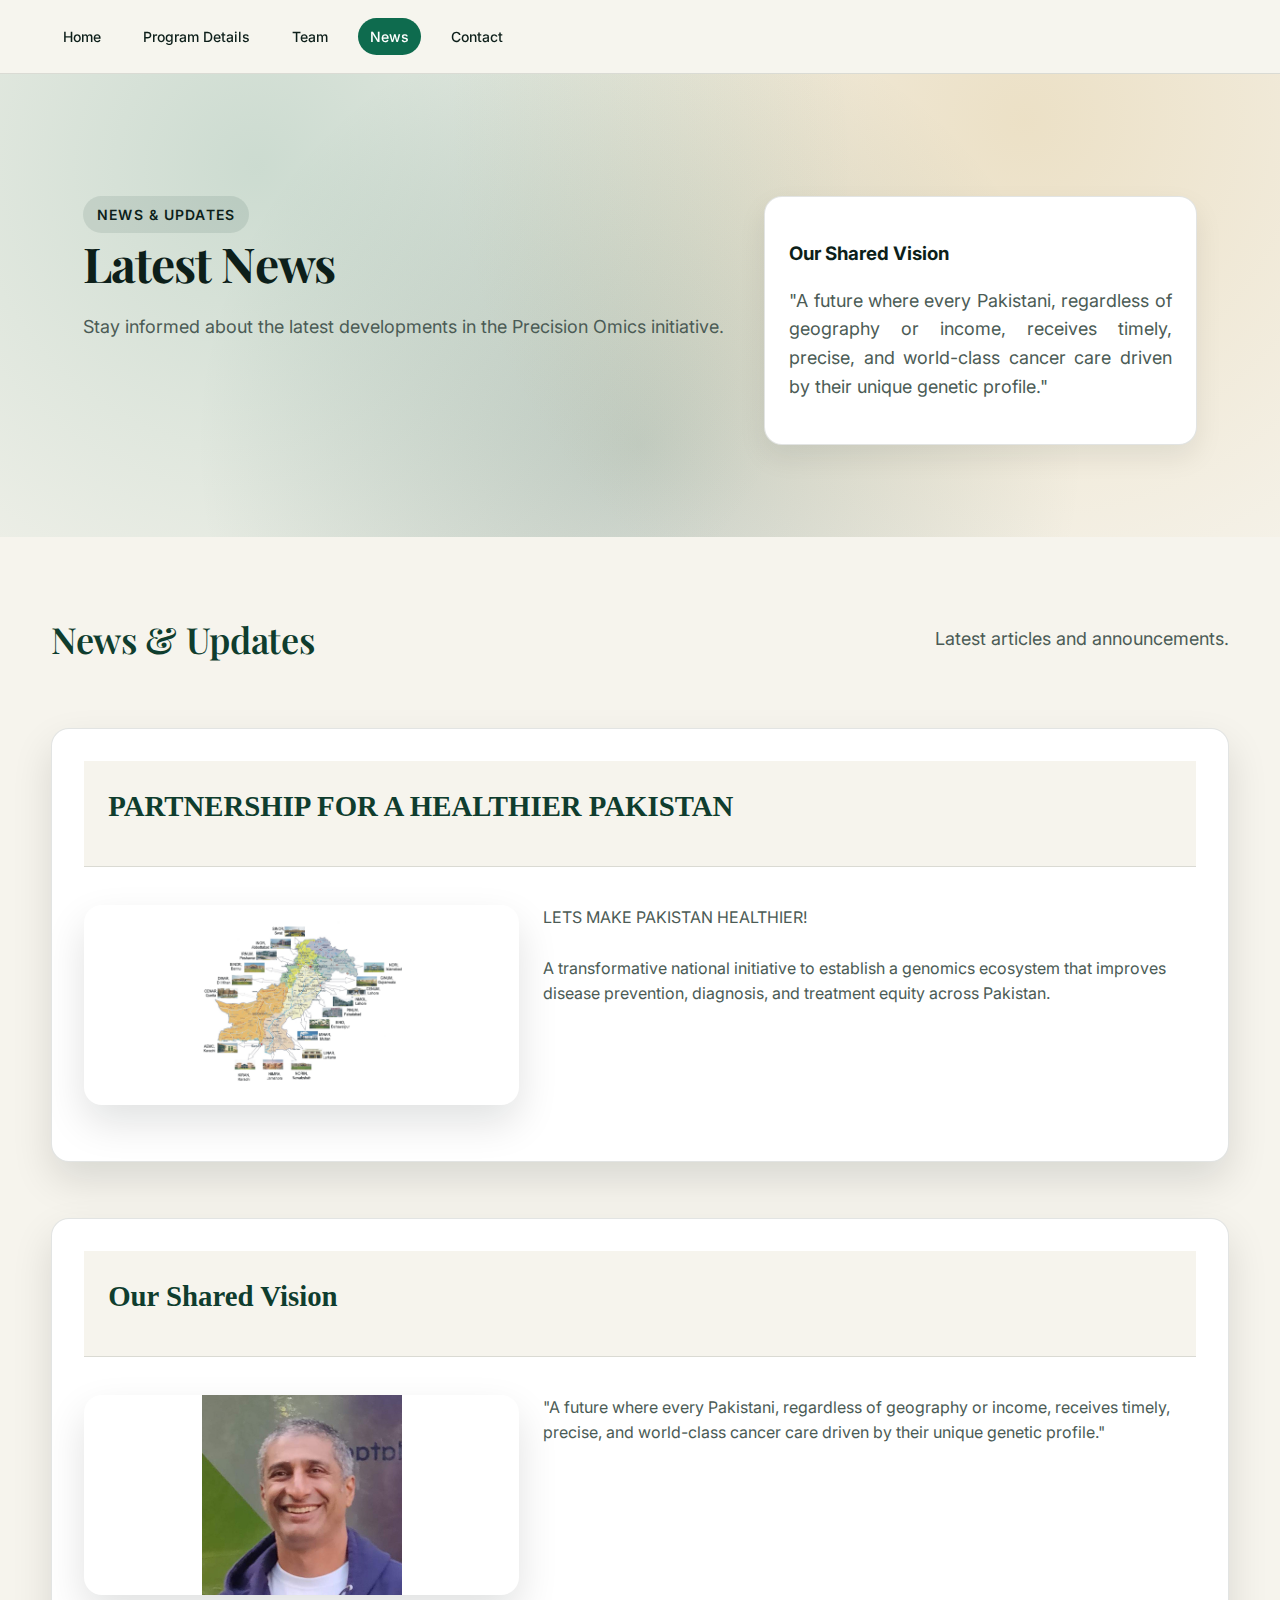
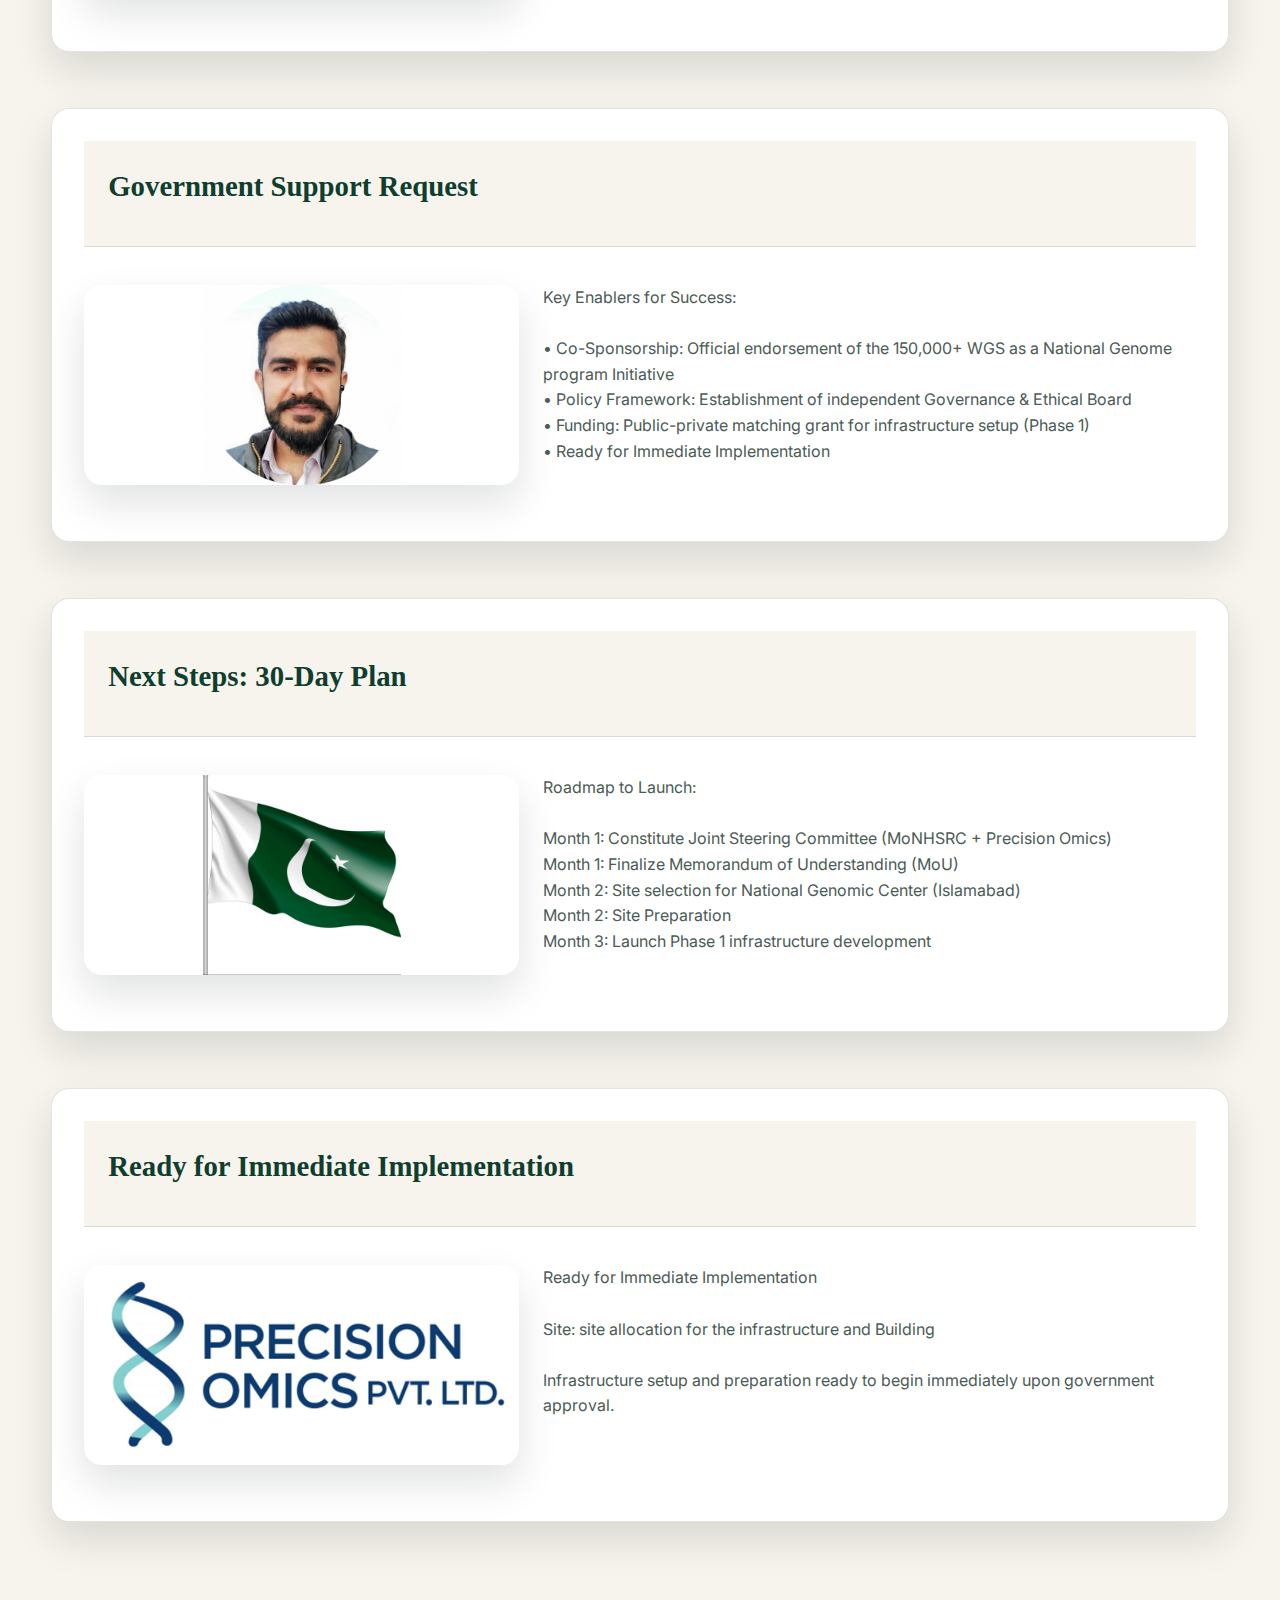
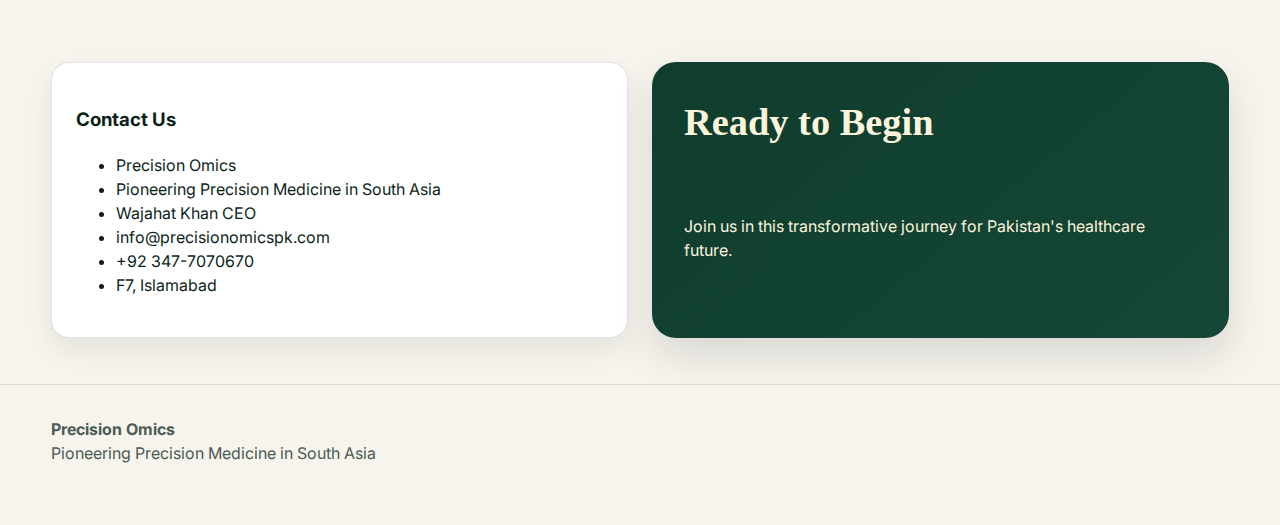
<file: docs/news.html>
<!doctype html>
<html lang="en">
<head>
    <meta charset="utf-8"/>
    <meta name="viewport" content="width=device-width, initial-scale=1"/>
    <title>News & Updates - Precision Omics</title>
    <meta name="description" content="Latest news and updates from the Precision Omics initiative."/>
    <link rel="stylesheet" href="assets/styles.css"/>
</head>
<body>
<header>
    <div class="container nav">
        <div class="logo">
            <img src="assets/images/precision-omics-icon.png" alt="Precision Omics Logo" class="logo-img"/>
        </div>
        <nav><a href="index.html">Home</a><a href="program.html">Program Details</a><a href="index.html#team">Team</a><a href="news.html" aria-current="page">News</a><a
                href="index.html#contact">Contact</a></nav>
    </div>
</header>
<section class="hero">
    <div class="container hero-grid">
        <div class="reveal">
            <span class="pill">NEWS & UPDATES</span>
            <h1>Latest News</h1>
            <p>Stay informed about the latest developments in the Precision Omics initiative.</p>
        </div>
        <div class="card reveal">
            <h3>Our Shared Vision</h3>
            <p>"A future where every Pakistani, regardless of geography or income, receives timely, precise, and world-class cancer care driven by their unique genetic profile."</p>
        </div>
    </div>
</section>
<section>
    <div class="container">
        <div class="section-title reveal">
            <h2>News & Updates</h2>
            <p>Latest articles and announcements.</p>
        </div>
        <div id="news-page" class="news-articles">
            <!-- Articles will be loaded here by JavaScript -->
        </div>
    </div>
</section>
<section id="contact">
    <div class="container split">
        <div class="card reveal"><h3>Contact Us</h3>
            <ul>
                <li>Precision Omics</li>
                <li>Pioneering Precision Medicine in South Asia</li>
                <li>Wajahat Khan CEO</li>
                <li>info@precisionomicspk.com</li>
                <li>+92 347-7070670</li>
                <li>F7, Islamabad</li>
            </ul>
        </div>
        <div class="cta reveal"><h3>Ready to Begin</h3>
            <p>Join us in this transformative journey for Pakistan's healthcare future.</p>
        </div>
    </div>
</section>
<footer>
    <div class="container"><strong>Precision Omics</strong><br/>Pioneering Precision Medicine in South Asia</div>
</footer>
<script src="assets/site.js"></script>
</body>
</html>
</file>
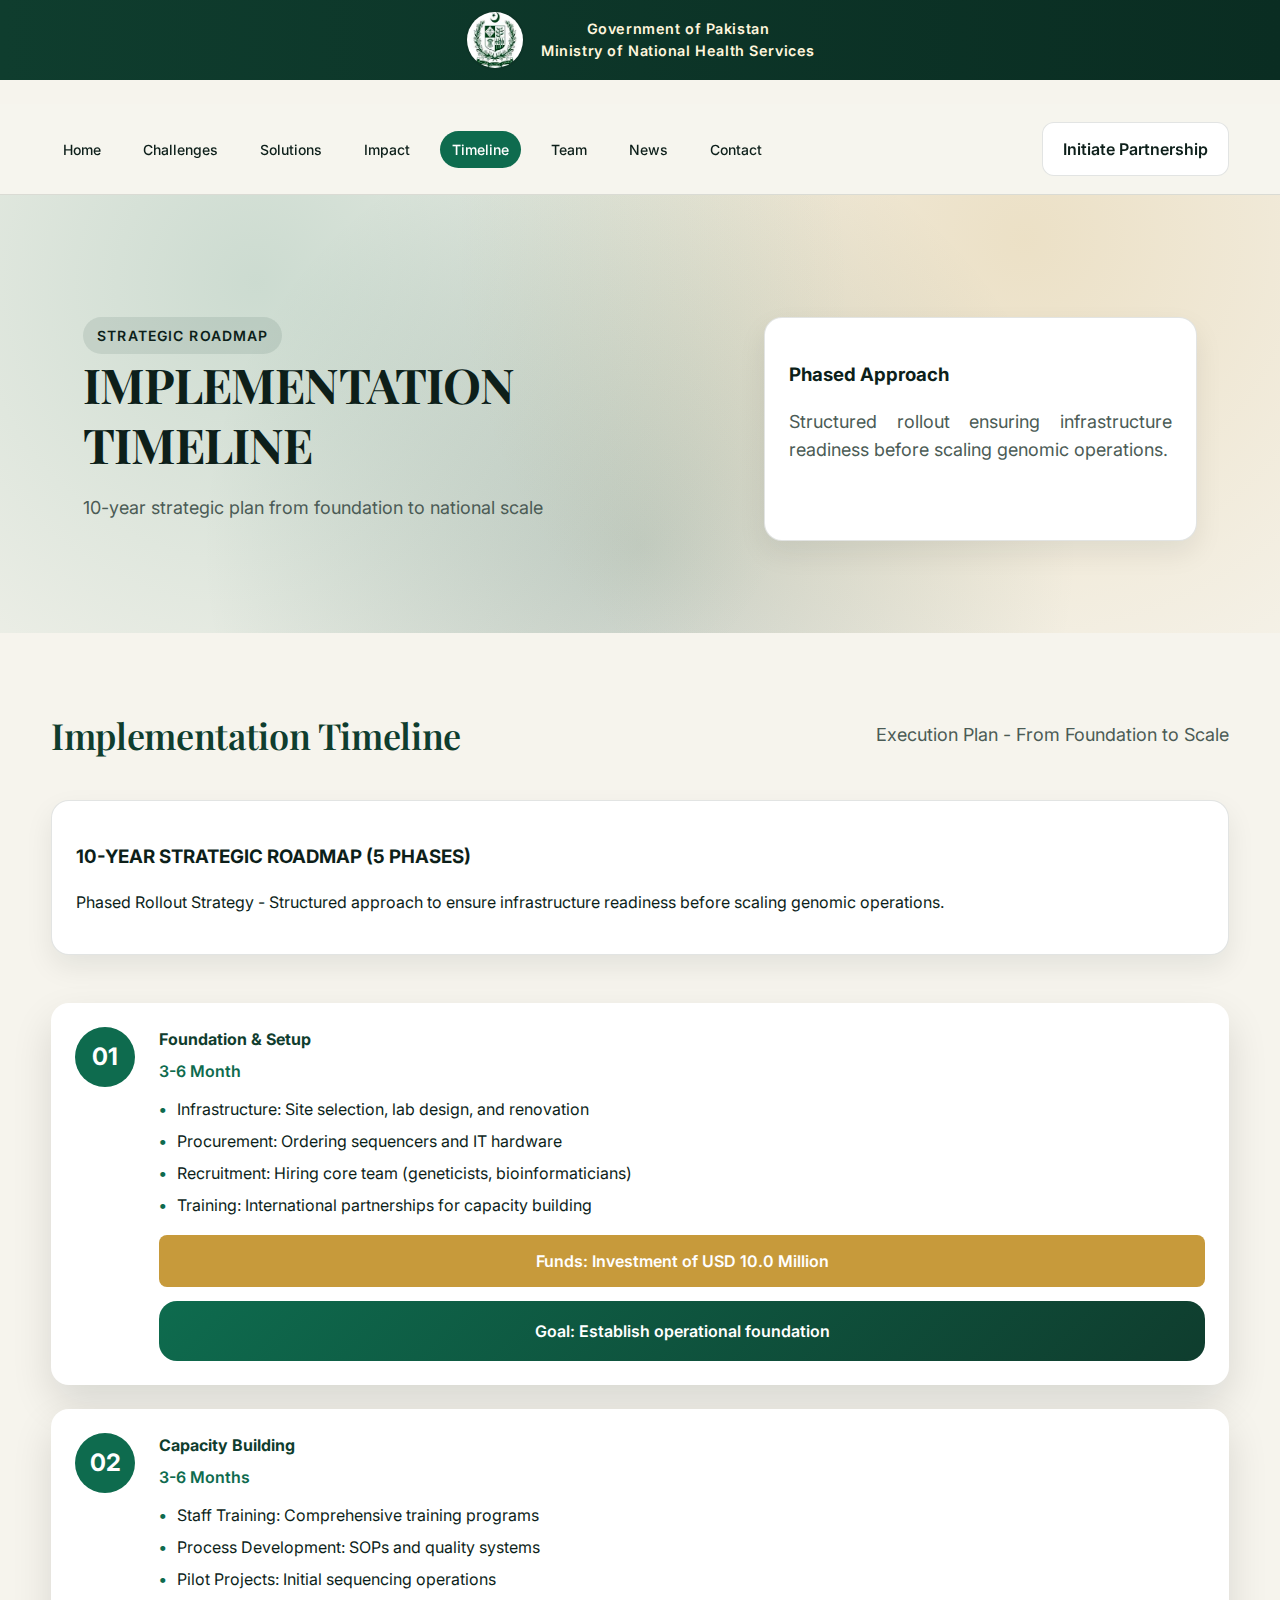
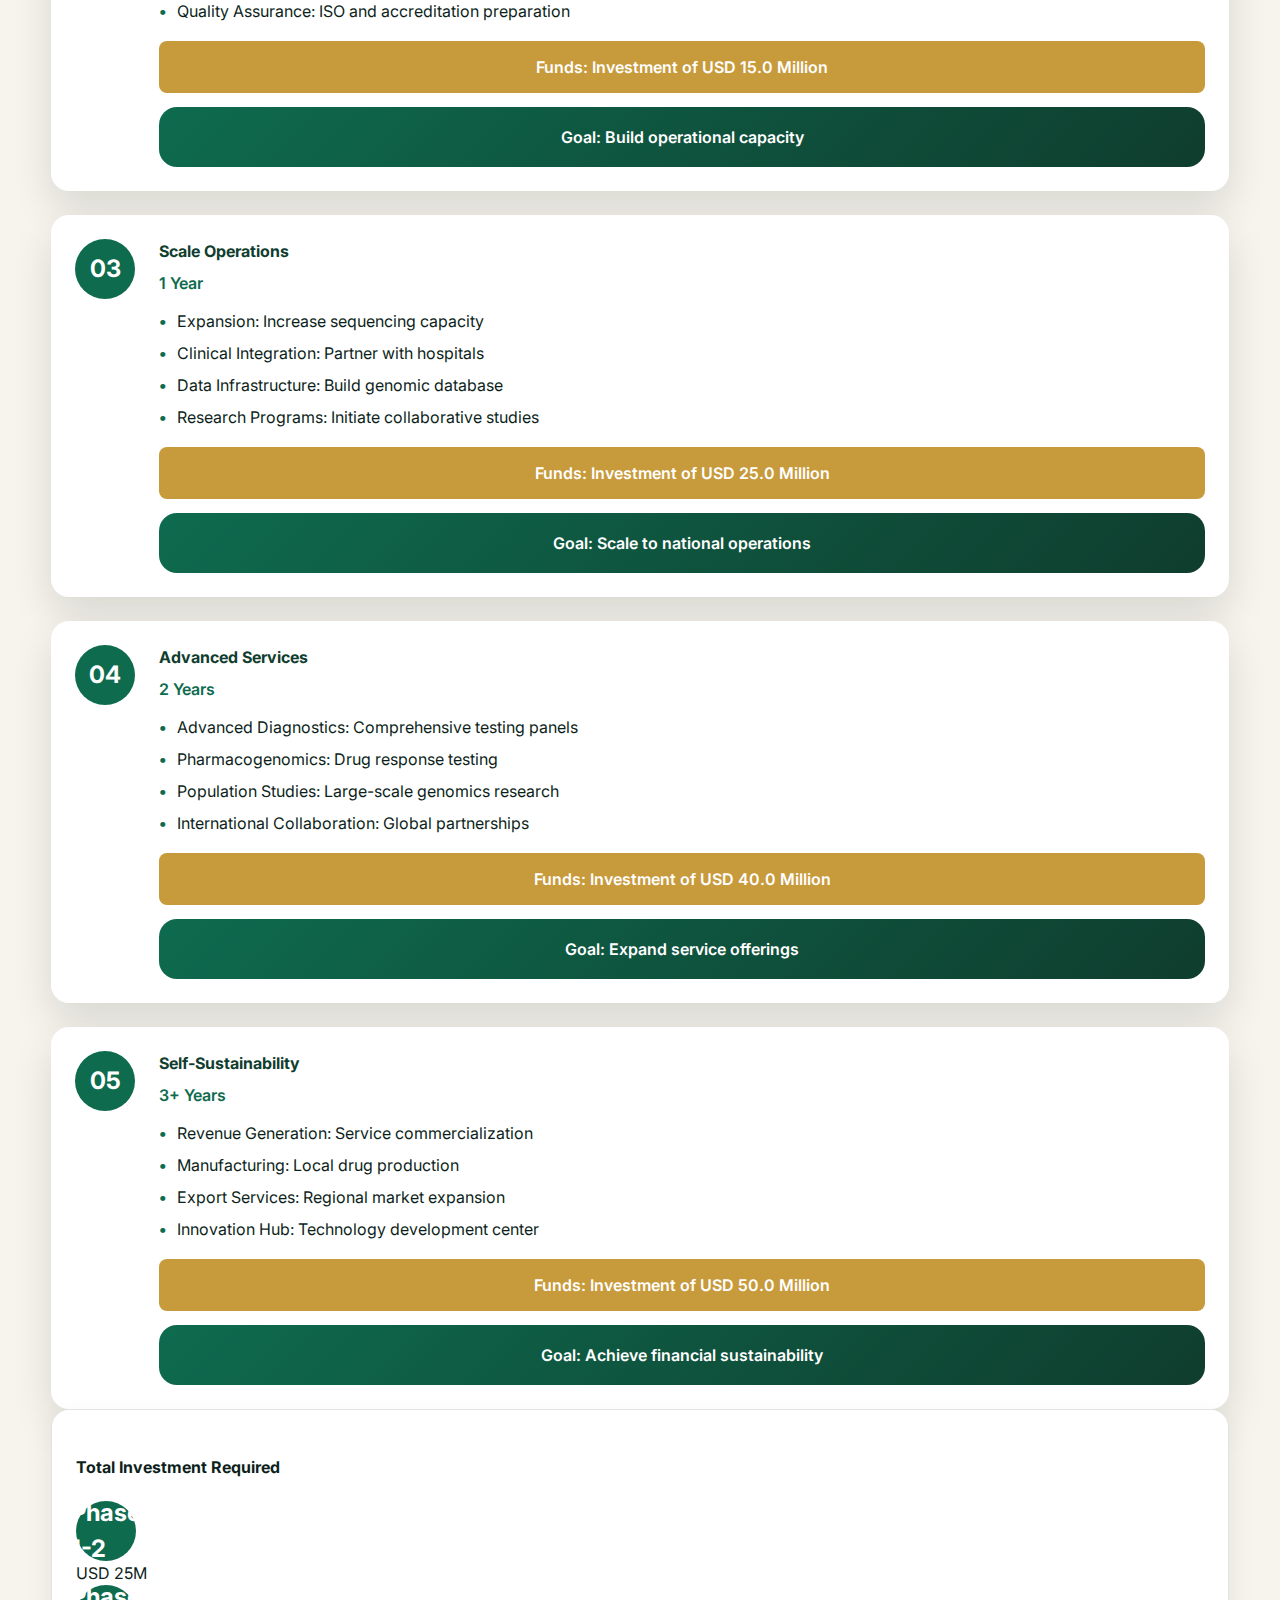
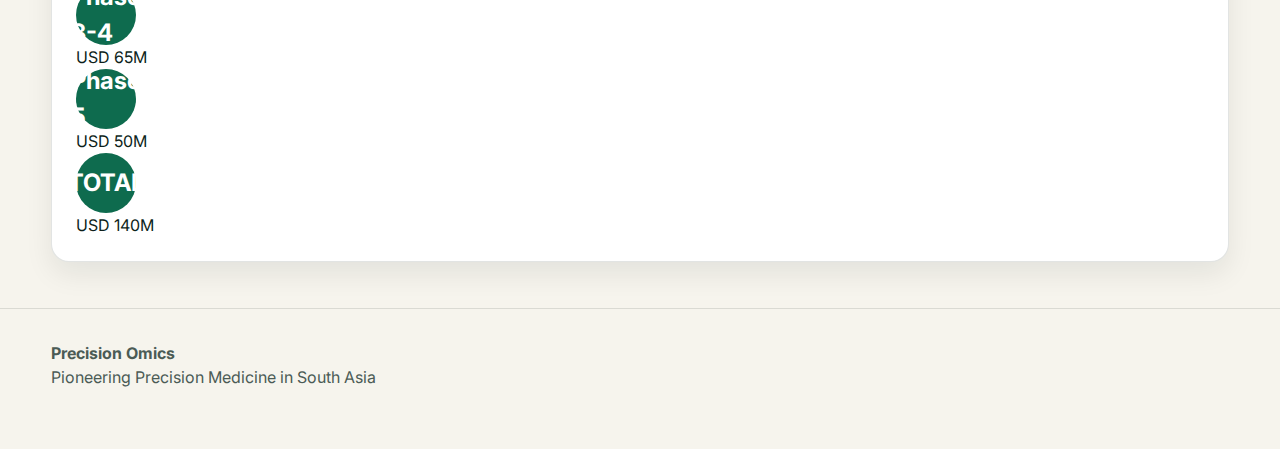
<file: docs/timeline.html>
<!doctype html>
<html lang="en">
<head>
    <meta charset="utf-8"/>
    <meta name="viewport" content="width=device-width, initial-scale=1"/>
    <title>Implementation Timeline - Pakistan Genome Program</title>
    <meta name="description" content="10-year strategic roadmap for Pakistan Genome Program implementation - 5 phases from foundation to scale"/>
    <link rel="stylesheet" href="assets/styles.css"/>
    <script src="assets/style-variants.js"></script>
</head>
<body>
<div class="gov-container announce">
    <div class="icon icon--logo"></div>
    <div class="gov">
        <img src="assets/images/gov_image.png" alt="Government of Pakistan" class="gov-img"/>
        <div class="text-container">
            <span>Government of Pakistan</span>
            <span>Ministry of National Health Services</span>
        </div>
    </div>
</div>
<header>
    <div class="container nav">
        <nav><a href="index.html">Home</a><a href="challenges.html">Challenges</a><a href="solutions.html">Solutions</a><a href="impact.html">Impact</a><a href="timeline.html" aria-current="page">Timeline</a><a href="team.html">Team</a><a href="news.html">News</a><a
                href="index.html#contact">Contact</a></nav>
        <a class="btn btn-ghost" href="index.html#contact">Initiate Partnership</a></div>
</header>
<section class="hero">
    <div class="container hero-grid">
        <div class="reveal">
            <span class="pill">STRATEGIC ROADMAP</span>
            <h1>IMPLEMENTATION TIMELINE</h1>
            <p>10-year strategic plan from foundation to national scale</p>
        </div>
        <div class="card reveal">
            <h3>Phased Approach</h3>
            <p>Structured rollout ensuring infrastructure readiness before scaling genomic operations.</p>
        </div>
    </div>
</section>
<section id="implementation-timeline">
    <div class="container">
        <div class="section-title reveal"><h2>Implementation Timeline</h2>
            <p>Execution Plan - From Foundation to Scale</p></div>
        <div class="card reveal">
            <h3>10-YEAR STRATEGIC ROADMAP (5 PHASES)</h3>
            <p>Phased Rollout Strategy - Structured approach to ensure infrastructure readiness before scaling genomic operations.</p>
        </div>
        <div class="timeline-phases">
            <div class="phase-card reveal">
                <div class="phase-number">01</div>
                <div class="phase-content">
                    <h4>Foundation & Setup</h4>
                    <p class="phase-duration">3-6 Month</p>
                    <ul>
                        <li>Infrastructure: Site selection, lab design, and renovation</li>
                        <li>Procurement: Ordering sequencers and IT hardware</li>
                        <li>Recruitment: Hiring core team (geneticists, bioinformaticians)</li>
                        <li>Training: International partnerships for capacity building</li>
                    </ul>
                    <div class="phase-funding">Funds: Investment of USD 10.0 Million</div>
                    <div class="phase-goal">Goal: Establish operational foundation</div>
                </div>
            </div>
            <div class="phase-card reveal">
                <div class="phase-number">02</div>
                <div class="phase-content">
                    <h4>Capacity Building</h4>
                    <p class="phase-duration">3-6 Months</p>
                    <ul>
                        <li>Staff Training: Comprehensive training programs</li>
                        <li>Process Development: SOPs and quality systems</li>
                        <li>Pilot Projects: Initial sequencing operations</li>
                        <li>Quality Assurance: ISO and accreditation preparation</li>
                    </ul>
                    <div class="phase-funding">Funds: Investment of USD 15.0 Million</div>
                    <div class="phase-goal">Goal: Build operational capacity</div>
                </div>
            </div>
            <div class="phase-card reveal">
                <div class="phase-number">03</div>
                <div class="phase-content">
                    <h4>Scale Operations</h4>
                    <p class="phase-duration">1 Year</p>
                    <ul>
                        <li>Expansion: Increase sequencing capacity</li>
                        <li>Clinical Integration: Partner with hospitals</li>
                        <li>Data Infrastructure: Build genomic database</li>
                        <li>Research Programs: Initiate collaborative studies</li>
                    </ul>
                    <div class="phase-funding">Funds: Investment of USD 25.0 Million</div>
                    <div class="phase-goal">Goal: Scale to national operations</div>
                </div>
            </div>
            <div class="phase-card reveal">
                <div class="phase-number">04</div>
                <div class="phase-content">
                    <h4>Advanced Services</h4>
                    <p class="phase-duration">2 Years</p>
                    <ul>
                        <li>Advanced Diagnostics: Comprehensive testing panels</li>
                        <li>Pharmacogenomics: Drug response testing</li>
                        <li>Population Studies: Large-scale genomics research</li>
                        <li>International Collaboration: Global partnerships</li>
                    </ul>
                    <div class="phase-funding">Funds: Investment of USD 40.0 Million</div>
                    <div class="phase-goal">Goal: Expand service offerings</div>
                </div>
            </div>
            <div class="phase-card reveal">
                <div class="phase-number">05</div>
                <div class="phase-content">
                    <h4>Self-Sustainability</h4>
                    <p class="phase-duration">3+ Years</p>
                    <ul>
                        <li>Revenue Generation: Service commercialization</li>
                        <li>Manufacturing: Local drug production</li>
                        <li>Export Services: Regional market expansion</li>
                        <li>Innovation Hub: Technology development center</li>
                    </ul>
                    <div class="phase-funding">Funds: Investment of USD 50.0 Million</div>
                    <div class="phase-goal">Goal: Achieve financial sustainability</div>
                </div>
            </div>
        </div>
        <div class="timeline-summary">
            <div class="card reveal">
                <h4>Total Investment Required</h4>
                <div class="investment-breakdown">
                    <div class="investment-item">
                        <span class="phase-number">Phase 1-2</span>
                        <span class="investment-amount">USD 25M</span>
                    </div>
                    <div class="investment-item">
                        <span class="phase-number">Phase 3-4</span>
                        <span class="investment-amount">USD 65M</span>
                    </div>
                    <div class="investment-item">
                        <span class="phase-number">Phase 5</span>
                        <span class="investment-amount">USD 50M</span>
                    </div>
                    <div class="investment-total">
                        <span class="phase-number">TOTAL</span>
                        <span class="investment-amount">USD 140M</span>
                    </div>
                </div>
            </div>
        </div>
    </div>
</section>
<footer>
    <div class="container"><strong>Precision Omics</strong><br/>Pioneering Precision Medicine in South Asia</div>
</footer>
<script src="assets/site.js"></script>
</body>
</html>
</file>
<file: docs/assets/styles.css>
@import url("https://fonts.googleapis.com/css2?family=Inter:wght@300;400;500;600;700&family=Playfair+Display:wght@400;600;700&display=swap");

/* Icon-based logo system using animated GIF */
.icon.icon--logo {
    display: flex;
    align-items: center;
    gap: 10px;
    width: fit-content;
    color: var(--accent-3);
    letter-spacing: 0.08em;
    text-transform: uppercase;
    font-weight: 600;
}

.icon.icon--logo .logo-gif {
    width: 36px;
    height: 36px;
    display: block;
    border-radius: 50%;
}

.icon.icon--logo .logo-text {
    font-family: var(--font-display);
    font-size: 0.95rem;
    line-height: 1;
}

/* Theme variants for logo */
body.theme-b .icon.icon--logo {
    color: #005eb8;
}

body.theme-c .icon.icon--logo {
    color: #9c27b0;
}

/* Hide old logo styles */
.logo,
.logo-img {
    display: none !important;
}

:root {
    --bg: #f6f4ed;
    --bg-deep: #e9e4d7;
    --ink: #0d1f1a;
    --muted: #4b5b55;
    --accent: #0e6b4e;
    --accent-2: #c79a3b;
    --accent-3: #0f3d2e;
    --card: #ffffff;
    --line: rgba(13, 31, 26, 0.12);
    --shadow: 0 18px 40px rgba(7, 16, 13, 0.12);
    --radius: 18px;
    --space-1: 8px;
    --space-2: 14px;
    --space-3: 18px;
    --space-4: 24px;
    --space-5: 32px;
    --section-pad: 70px;
    --section-pad-lg: 90px;
    --news-accent: rgba(15, 61, 46, 0.08);
    --news-bg: #f4f1e8;
    --news-pill: #e5dfd1;

    /* Professional Typography Scale */
    --font-primary: "Inter", system-ui, -apple-system, sans-serif;
    --font-display: "Playfair Display", Georgia, serif;

    --text-xs: 0.75rem; /* 12px */
    --text-sm: 0.875rem; /* 14px */
    --text-base: 1rem; /* 16px */
    --text-lg: 1.125rem; /* 18px */
    --text-xl: 1.25rem; /* 20px */
    --text-2xl: 1.5rem; /* 24px */
    --text-3xl: 1.875rem; /* 30px */
    --text-4xl: 2.25rem; /* 36px */
    --text-5xl: 3rem; /* 48px */

    --line-height-tight: 1.25;
    --line-height-normal: 1.5;
    --line-height-relaxed: 1.6;
}

* {
    box-sizing: border-box;
}

html,
body {
    margin: 0;
    padding: 0;
    background: var(--bg);
    color: var(--ink);
    font-family: var(--font-primary);
    font-size: var(--text-base);
    line-height: var(--line-height-normal);
    font-weight: 400;
}

a {
    color: inherit;
    text-decoration: none;
}

img {
    max-width: 100%;
    display: block;
}

.container {
    width: min(1200px, 92vw);
    margin: 0 auto;
}

.announce {
    background: linear-gradient(90deg, var(--accent-3), #0a2d22);
    color: #fff6dd;
    text-align: center;
    padding: 10px 16px;
    font-size: 0.9rem;
    letter-spacing: 0.04em;
}

header {
    position: sticky;
    top: 0;
    z-index: 10;
    backdrop-filter: blur(12px);
    background: rgba(246, 244, 237, 0.85);
    border-bottom: 1px solid var(--line);
}

.nav {
    display: flex;
    align-items: center;
    justify-content: space-between;
    padding: 18px 0;
    gap: 20px;
}

.hero-info h3 {
    margin-block-end: 5px;
}

.logo-img {
    height: 40px;
    border-radius: 10px;
}

.logo-badge {
    width: 38px;
    height: 38px;
    border-radius: 12px;
    background: conic-gradient(from 120deg, var(--accent), #1f7a5c, var(--accent-2));
    box-shadow: inset 0 0 0 2px rgba(255, 255, 255, 0.5);
}

.logo-container {
    margin-top: 10px;
    display: flex;
    align-items: center;
    gap: 10px;
}

/* Executive Summary Styles */
.program-projects {
    display: grid;
    grid-template-columns: 1fr;
    gap: var(--space-2);
    margin: var(--space-3) 0;
}

.project-item {
    display: flex;
    align-items: center;
    gap: var(--space-2);
    padding: var(--space-2);
    background: var(--bg);
    border-radius: 12px;
}

.project-icon {
    font-size: 1.2rem;
    flex-shrink: 0;
}

.project-item h4 {
    margin: 0;
    font-size: 0.9rem;
    font-weight: 600;
    color: var(--accent-3);
}

/* Why Patients Suffer Section */
.challenge-analysis {
    display: grid;
    grid-template-columns: repeat(auto-fit, minmax(300px, 1fr));
    gap: var(--space-4);
    margin: var(--space-4) 0;
}

.challenge-card {
    background: var(--bg);
    padding: var(--space-4);
    border-radius: var(--radius);
    border-left: 4px solid var(--accent-2);
}

.challenge-card h4 {
    margin: 0 0 var(--space-2) 0;
    color: var(--accent-3);
}

/* Current Treatment Section */
.treatment-overview {
    margin-bottom: var(--space-4);
}

.treatment-details {
    margin-top: var(--space-4);
}

.treatment-details h4 {
    color: var(--accent-3);
    margin: var(--space-3) 0 var(--space-2) 0;
}

.treatment-details ul {
    list-style: none;
    padding: 0;
}

.treatment-details li {
    padding-left: var(--space-3);
    position: relative;
    margin-bottom: var(--space-1);
}

.treatment-details li::before {
    content: "•";
    position: absolute;
    left: 0;
    color: var(--accent);
    font-weight: 700;
}

.limitations-grid {
    display: grid;
    grid-template-columns: repeat(auto-fit, minmax(300px, 1fr));
    gap: var(--space-4);
    margin-top: var(--space-4);
}

.limitation-card {
    background: var(--card);
    padding: var(--space-4);
    border-radius: var(--radius);
    box-shadow: var(--shadow);
    border-top: 3px solid var(--accent-2);
}

.limitation-card h4 {
    margin: 0 0 var(--space-2) 0;
    color: var(--accent-3);
}

/* Global Revolution Section */
.workflow-visual {
    display: grid;
    grid-template-columns: repeat(auto-fit, minmax(150px, 1fr));
    gap: var(--space-3);
    margin: var(--space-4) 0;
}

.workflow-step {
    text-align: center;
    padding: var(--space-3);
    background: var(--bg);
    border-radius: var(--radius);
    border: 2px solid var(--accent);
}

.step-number {
    display: block;
    width: 40px;
    height: 40px;
    background: var(--accent);
    color: white;
    border-radius: 50%;
    line-height: 40px;
    margin: 0 auto var(--space-2);
    font-weight: 700;
}

.workflow-step h4 {
    margin: 0 0 var(--space-1) 0;
    color: var(--accent-3);
}

.workflow-step p {
    margin: 0;
    font-size: 0.9rem;
    color: var(--muted);
}

/* Success Stories Section */
.success-stories-grid {
    display: grid;
    gap: var(--space-4);
}

.success-card {
    background: var(--card);
    padding: var(--space-5);
    border-radius: var(--radius);
    box-shadow: var(--shadow);
}

.success-stats {
    display: flex;
    justify-content: center;
    margin: var(--space-4) 0;
    line-height: 1;
    align-items: anchor-center;
    gap: var(--space-1);
}

.success-stat {
    text-align: center;
}

.case-study {
    margin-top: var(--space-4);
    padding: var(--space-4);
    background: var(--bg);
    border-radius: var(--radius);
}

.case-study h4 {
    margin: 0 0 var(--space-2) 0;
    color: var(--accent-3);
}

/* National Programs Section */
.programs-grid {
    display: grid;
    grid-template-columns: repeat(auto-fit, minmax(300px, 1fr));
    gap: var(--space-4);
}

.program-card {
    background: var(--card);
    padding: var(--space-4);
    border-radius: var(--radius);
    box-shadow: var(--shadow);
}

.program-stats {
    display: flex;
    justify-content: center;
    margin: var(--space-3) 0;
}

.program-stat {
    text-align: center;
}

/* Local Manufacturing Section */
.manufacturing-overview {
    margin-top: var(--space-4);
}

.manufacturing-stats {
    display: grid;
    grid-template-columns: repeat(auto-fit, minmax(150px, 1fr));
    gap: var(--space-3);
    margin-bottom: var(--space-4);
}

.value-chain {
    margin-top: var(--space-4);
}

.value-chain h4 {
    color: var(--accent-3);
    margin: 0 0 var(--space-3) 0;
}

.chain-steps {
    display: grid;
    gap: var(--space-3);
}

.chain-step {
    padding: var(--space-3);
    background: var(--bg);
    border-radius: var(--radius);
    border-left: 4px solid var(--accent-2);
}

.chain-step h5 {
    margin: 0 0 var(--space-1) 0;
    color: var(--accent-3);
}

.chain-step p {
    margin: 0;
    color: var(--muted);
}

.project-icon {
    font-size: 1.5rem;
}

.impact-stat {
    text-align: center;
    margin-top: var(--space-4);
    padding: var(--space-4);
    background: linear-gradient(135deg, var(--accent), var(--accent-3));
    color: white;
    border-radius: var(--radius);
}

.stat-number {
    display: block;
    font-size: 2.5rem;
    font-weight: 700;
    margin-bottom: var(--space-1);
}

/* Cancer Burden Styles */
.stats-grid {
    display: grid;
    grid-template-columns: repeat(auto-fit, minmax(200px, 1fr));
    gap: var(--space-3);
    margin-bottom: var(--space-4);
}

.stat-card {
    background: var(--card);
    padding: var(--space-4);
    border-radius: var(--radius);
    text-align: center;
    box-shadow: var(--shadow);
    transition: transform 0.3s ease, box-shadow 0.3s ease;
}

.stat-card:hover {
    transform: translateY(-5px);
    box-shadow: 0 18px 40px rgba(7, 16, 13, 0.12);
}

.stat-card .stat-number {
    color: var(--accent);
    font-size: 2rem;
    font-weight: 700;
    display: block;
    margin-bottom: var(--space-1);
}

.stat-card .stat-label {
    font-size: 0.9rem;
    color: var(--muted);
}

.burden-analysis {
    display: grid;
    grid-template-columns: 1fr 1fr;
    gap: var(--space-4);
}

/* Precision Medicine Styles */
.paradigm-shift {
    display: grid;
    grid-template-columns: 1fr 1fr;
    gap: var(--space-4);
    margin-bottom: var(--space-4);
}

.approach-card {
    background: var(--card);
    padding: var(--space-4);
    border-radius: var(--radius);
    box-shadow: var(--shadow);
}

.approach-visual {
    margin: var(--space-3) 0;
    padding: var(--space-3);
    background: var(--bg);
    border-radius: var(--radius);
    min-height: 120px;
    display: flex;
    flex-direction: column;
    gap: var(--space-2);
}

.drug-box {
    background: var(--accent-2);
    color: white;
    padding: var(--space-1) var(--space-2);
    border-radius: 6px;
    text-align: center;
    font-weight: 600;
    width: fit-content;
}

.patients-group {
    display: flex;
    gap: var(--space-1);
    flex-wrap: wrap;
}

.patient {
    padding: var(--space-1) var(--space-2);
    border-radius: 6px;
    font-size: 0.8rem;
    text-align: center;
}

.patient.responder {
    background: #d4edda;
    color: #155724;
}

.patient.non-responder {
    background: #f8d7da;
    color: #721c24;
}

.patient.toxic {
    background: #fff3cd;
    color: #856404;
}

.biomarker-groups {
    display: flex;
    flex-direction: column;
    gap: var(--space-2);
}

.biomarker-group {
    display: flex;
    align-items: center;
    gap: var(--space-2);
}

.patient-group {
    flex: 1;
    padding: var(--space-1) var(--space-2);
    background: var(--accent);
    color: white;
    border-radius: 6px;
    font-size: 0.8rem;
}

.approach-desc {
    font-style: italic;
    color: var(--muted);
    margin-top: var(--space-2);
}

.workflow-section {
    margin-top: var(--space-4);
}

.workflow-steps {
    display: grid;
    grid-template-columns: repeat(auto-fit, minmax(150px, 1fr));
    gap: var(--space-2);
    margin: var(--space-4) 0;
}

.step {
    text-align: center;
    padding: var(--space-2);
    background: var(--bg);
    border-radius: var(--radius);
    border: 2px solid var(--accent);
}

.step-number {
    width: 40px;
    height: 40px;
    background: var(--accent);
    color: white;
    border-radius: 50%;
    display: flex;
    align-items: center;
    justify-content: center;
    margin: 0 auto var(--space-2);
    font-weight: 700;
}

.step-text {
    font-size: 0.9rem;
    line-height: 1.3;
}

.strategic-goal {
    background: var(--bg-deep);
    padding: var(--space-3);
    border-radius: var(--radius);
    margin-top: var(--space-3);
    border-left: 4px solid var(--accent);
}

.subtitle {
    color: var(--muted);
    font-style: italic;
    margin-bottom: var(--space-3);
}

/* WGS Section Styles */
.wgs-comparison {
    display: grid;
    grid-template-columns: 1fr 1fr;
    gap: var(--space-4);
    margin: var(--space-4) 0;
}

.wgs-item {
    background: var(--bg);
    border-radius: var(--radius);
    padding: var(--space-4);
    text-align: center;
    border: 2px solid var(--accent);
}

.wgs-coverage {
    margin-bottom: var(--space-3);
}

.coverage-percent {
    display: block;
    font-size: 2.5rem;
    font-weight: 700;
    color: var(--accent);
    margin-bottom: var(--space-1);
}

.coverage-label {
    color: var(--muted);
    font-size: 0.9rem;
}

.wgs-details h4 {
    margin: 0 0 var(--space-2) 0;
    color: var(--accent-3);
}

.clinical-benefit {
    background: var(--bg-deep);
    padding: var(--space-4);
    border-radius: var(--radius);
    margin-top: var(--space-4);
    text-align: center;
}

.benefit-stat {
    margin-top: var(--space-2);
}

.advantages-grid {
    margin-top: var(--space-4);
}

.advantage-item {
    display: flex;
    align-items: flex-start;
    gap: var(--space-3);
    margin-bottom: var(--space-3);
}

.advantage-icon {
    font-size: 1.5rem;
    flex-shrink: 0;
}

.advantage-item h5 {
    margin: 0 0 var(--space-1) 0;
    color: var(--accent-3);
}

.advantage-item p {
    margin: 0;
    color: var(--muted);
}

.quote-card {
    background: linear-gradient(135deg, var(--accent), var(--accent-3));
    color: white;
    padding: var(--space-5);
    border-radius: var(--radius);
    margin-top: var(--space-4);
    text-align: center;
}

.quote-card blockquote {
    font-size: 1.2rem;
    font-style: italic;
    margin: 0 0 var(--space-3) 0;
    line-height: 1.6;
}

.quote-card p {
    margin: 0;
    opacity: 0.9;
}

.quote-source {
    color: var(--card) !important;
    font-size: var(--text-sm) !important;
}

/* Expected Outcomes Styles */
.outcomes-grid {
    display: grid;
    grid-template-columns: repeat(auto-fit, minmax(300px, 1fr));
    gap: var(--space-4);
    margin: var(--space-4) 0;
}

.outcome-card {
    background: var(--card);
    padding: var(--space-4);
    border-radius: var(--radius);
    box-shadow: var(--shadow);
    transition: transform 0.3s ease, box-shadow 0.3s ease;
}

.outcome-card:hover {
    transform: translateY(-5px);
    box-shadow: 0 18px 40px rgba(7, 16, 13, 0.12);
}

.outcome-header {
    display: flex;
    align-items: center;
    gap: var(--space-2);
    margin-bottom: var(--space-3);
}

.outcome-icon {
    font-size: 1.5rem;
}

.outcome-header h4 {
    margin: 0;
    color: var(--accent-3);
}

.outcome-card ul {
    list-style: none;
    padding: 0;
    margin: 0;
}

.outcome-card li {
    margin-bottom: var(--space-2);
    padding-left: var(--space-3);
    position: relative;
}

.outcome-card li::before {
    content: "✓";
    position: absolute;
    left: 0;
    color: var(--accent);
    font-weight: 700;
}

.impact-stats {
    display: grid;
    grid-template-columns: repeat(auto-fit, minmax(200px, 1fr));
    gap: var(--space-3);
    margin: var(--space-4) 0;
}

.impact-card {
    background: var(--card);
    padding: var(--space-4);
    border-radius: var(--radius);
    text-align: center;
    box-shadow: var(--shadow);
    transition: transform 0.3s ease, box-shadow 0.3s ease;
}

.impact-card:hover {
    transform: translateY(-5px);
    box-shadow: 0 18px 40px rgba(7, 16, 13, 0.12);
}

.impact-number {
    font-size: 2.5rem;
    font-weight: 700;
    color: var(--accent);
    display: block;
    margin-bottom: var(--space-1);
}

.impact-label {
    color: var(--muted);
    font-size: 0.9rem;
    line-height: 1.3;
}

.vision-section {
    margin-top: var(--space-4);
}

.vision-items {
    display: grid;
    gap: var(--space-3);
}

.vision-item {
    display: flex;
    align-items: flex-start;
    gap: var(--space-3);
    padding: var(--space-3);
    background: var(--bg);
    border-radius: var(--radius);
}

.vision-icon {
    font-size: 1.5rem;
    flex-shrink: 0;
}

.vision-item h5 {
    margin: 0 0 var(--space-1) 0;
    color: var(--accent-3);
}

.vision-item p {
    margin: 0;
    color: var(--muted);
}

/* Timeline Styles */
.timeline-phases {
    display: grid;
    gap: var(--space-4);
    margin-top: var(--space-4);
}

.phase-card {
    display: grid;
    grid-template-columns: auto 1fr;
    gap: var(--space-4);
    background: var(--card);
    padding: var(--space-4);
    border-radius: var(--radius);
    box-shadow: var(--shadow);
    align-items: start;
    transition: transform 0.3s ease, box-shadow 0.3s ease;
}

.phase-card:hover {
    transform: translateY(-5px);
    box-shadow: 0 18px 40px rgba(7, 16, 13, 0.12);
}

.phase-number {
    width: 60px;
    height: 60px;
    background: var(--accent);
    color: white;
    border-radius: 50%;
    display: flex;
    align-items: center;
    justify-content: center;
    font-size: 1.5rem;
    font-weight: 700;
    flex-shrink: 0;
}

.phase-content h4 {
    margin: 0 0 var(--space-1) 0;
    color: var(--accent-3);
}

.phase-duration {
    color: var(--accent);
    font-weight: 600;
    margin: 0 0 var(--space-2) 0;
}

.phase-content ul {
    list-style: none;
    padding: 0;
    margin: 0 0 var(--space-3) 0;
}

.phase-content li {
    margin-bottom: var(--space-1);
    padding-left: var(--space-3);
    position: relative;
}

.phase-content li::before {
    content: "•";
    position: absolute;
    left: 0;
    color: var(--accent);
    font-weight: 700;
}

.phase-funding {
    background: var(--accent-2);
    color: white;
    padding: var(--space-2) var(--space-3);
    border-radius: 8px;
    font-weight: 600;
    text-align: center;
}

.phase-goal {
    background: linear-gradient(135deg, var(--accent), var(--accent-3));
    color: white;
    padding: var(--space-3);
    border-radius: var(--radius);
    font-weight: 600;
    text-align: center;
    margin-top: var(--space-2);
}

/* Responsive Design */
@media (max-width: 768px) {
    .paradigm-shift {
        grid-template-columns: 1fr;
    }

    .burden-analysis {
        grid-template-columns: 1fr;
    }

    .stats-grid {
        grid-template-columns: repeat(2, 1fr);
    }

    .workflow-steps {
        grid-template-columns: repeat(2, 1fr);
    }

    .program-projects {
        grid-template-columns: 1fr;
    }

    .wgs-comparison {
        grid-template-columns: 1fr;
    }

    .outcomes-grid {
        grid-template-columns: 1fr;
    }

    .impact-stats {
        grid-template-columns: repeat(2, 1fr);
    }

    .phase-card {
        grid-template-columns: 1fr;
        text-align: center;
    }

    .phase-number {
        margin: 0 auto var(--space-2);
    }

    .advantage-item {
        flex-direction: column;
        text-align: center;
    }

    .outcome-header {
        justify-content: center;
    }

    .workflow-visual {
        grid-template-columns: repeat(2, 1fr);
    }

    .challenge-analysis {
        grid-template-columns: 1fr;
    }

    .limitations-grid {
        grid-template-columns: 1fr;
    }

    .programs-grid {
        grid-template-columns: 1fr;
    }

    .manufacturing-stats {
        grid-template-columns: 1fr;
    }

    .chain-steps {
        gap: var(--space-2);
    }

    .mission-vision-grid {
        grid-template-columns: 1fr;
        gap: var(--space-3);
        margin: var(--space-3) 0;
    }

    .mission-vision-grid .card {
        padding: var(--space-3);
    }
}

.logo-container span {
    align-self: center;
}

.bold {
    font-weight: 600;
}

.highlight {
    font-weight: 700;
    color: var(--accent-3);
}

nav {
    display: flex;
    gap: 18px;
    font-size: var(--text-sm);
    font-weight: 500;
}

nav a {
    padding: 8px 12px;
    border-radius: 999px;
    transition: 0.2s ease;
    white-space: nowrap;
}

nav a:hover {
    background: var(--accent-2);
    color: var(--accent-3);
}

nav a[aria-current="page"] {
    background: var(--accent);
    color: white;
}

.btn {
    padding: 14px 20px;
    border-radius: 12px;
    font-weight: 600;
    border: 1px solid transparent;
    transition: 0.2s ease;
}

.btn-primary {
    background: var(--accent-3);
    color: #fef7de;
    box-shadow: var(--shadow);
}

.btn-primary:hover {
    transform: translateY(-2px);
}

.btn-ghost {
    border-color: var(--line);
    background: #fff;
}

.hero {
    position: relative;
    padding: 90px 0 60px;
    overflow: hidden;
    background: radial-gradient(circle at 20% 20%, rgba(14, 107, 78, 0.18), transparent 55%),
    radial-gradient(circle at 80% 10%, rgba(199, 154, 59, 0.22), transparent 52%),
    radial-gradient(circle at 50% 80%, rgba(15, 61, 46, 0.2), transparent 60%);
}

.hero-grid {
    position: relative;
    z-index: 1;
    display: grid;
    grid-template-columns: 1.2fr 0.8fr;
    gap: var(--space-5);
    align-items: start;
    max-width: 1200px;
    margin: 0 auto;
    padding: var(--space-5);
}

.hero h1 {
    font-family: var(--font-display);
    font-size: clamp(var(--text-3xl), 4vw, var(--text-5xl));
    line-height: var(--line-height-tight);
    margin: 0 0 20px;
    font-weight: 700;
    letter-spacing: -0.02em;
}

.hero p {
    font-size: var(--text-lg);
    color: var(--muted);
    line-height: var(--line-height-relaxed);
}

.pill {
    display: inline-flex;
    align-items: center;
    gap: 10px;
    padding: 8px 14px;
    border-radius: 999px;
    background: rgba(15, 61, 46, 0.1);
    font-weight: 600;
    font-size: var(--text-sm);
    letter-spacing: 0.08em;
    text-transform: uppercase;
}

.cta-row {
    margin-top: 26px;
    display: flex;
    flex-wrap: wrap;
    gap: 16px;
}

section {
    padding: var(--section-pad) 0;
}

.section-title {
    display: flex;
    align-items: center;
    justify-content: space-between;
    gap: var(--space-2);
    margin-bottom: var(--space-5);
}

.section-title h2 {
    margin: 0;
    font-family: var(--font-display);
    font-size: clamp(var(--text-2xl), 3vw, var(--text-4xl));
    color: var(--accent-3);
    font-weight: 600;
    line-height: var(--line-height-tight);
    letter-spacing: -0.01em;
}

.section-title p {
    max-width: 520px;
    color: var(--muted);
    font-size: var(--text-lg);
    font-weight: 400;
    line-height: var(--line-height-relaxed);
}

.grid-3 {
    display: grid;
    grid-template-columns: repeat(auto-fit, minmax(230px, 1fr));
    gap: var(--space-4);
}

.card {
    background: var(--card);
    border-radius: var(--radius);
    padding: var(--space-4);
    border: 1px solid var(--line);
    box-shadow: 0 12px 28px rgba(10, 30, 22, 0.08);
    transition: transform 0.3s ease, box-shadow 0.3s ease;
    height: -webkit-fill-available;
    text-align: justify;
}

.card:hover {
    transform: translateY(-5px);
    box-shadow: 0 18px 40px rgba(7, 16, 13, 0.12);
}

.stat {
    font-size: 2rem;
    font-weight: 700;
    color: var(--accent-3);
    margin-bottom: 6px;
}

.tag {
    padding: 8px 16px;
    border-radius: 8px;
    background: var(--news-accent); /* Using a subtle green background */
    color: var(--accent-3); /* Using a darker green for text */
    font-size: 0.85rem;
    font-weight: 700;
    letter-spacing: 0.05em;
    text-transform: uppercase;
    margin: var(--space-1) 0;
}

.hero-info ul {
    margin-block-end: 0;
    margin-block-start: 0;
}

.mission-vision-grid {
    display: grid;
    grid-template-columns: 1fr 1fr 1fr;
    gap: var(--space-4);
    margin: var(--space-4) 0;
}

.mission-vision-grid .card {
    background: var(--card);
    padding: var(--space-4);
    border-radius: var(--radius);
    box-shadow: var(--shadow);
    display: flex;
    flex-direction: column;
    gap: var(--space-3);
}

.mission-vision-grid .tag {
    font-size: var(--text-xs);
    font-weight: 600;
    color: var(--accent);
    background: var(--news-accent);
    padding: var(--space-1) var(--space-3);
    border-radius: 20px;
    display: inline-block;
    margin-bottom: var(--space-2);
    text-transform: uppercase;
    letter-spacing: 0.05em;
}

.mission-vision-grid p {
    font-size: var(--text-base);
    line-height: var(--line-height-relaxed);
    color: var(--ink);
    margin: 0;
}

.mission-vision-grid ul {
    list-style: none;
    padding: 0;
    margin: 0;
    display: grid;
    gap: var(--space-2);
}

.mission-vision-grid li {
    padding-left: var(--space-3);
    position: relative;
    font-size: var(--text-sm);
    line-height: var(--line-height-normal);
    color: var(--muted);
}

.mission-vision-grid li::before {
    content: "✓";
    position: absolute;
    left: 0;
    top: 0;
    color: var(--accent);
    font-size: 1em;
    font-weight: 700;
}

.mission-vision-grid .highlight {
    color: var(--accent-3);
    font-weight: 600;
}

.split {
    display: grid;
    grid-template-columns: repeat(auto-fit, minmax(280px, 1fr));
    gap: var(--space-4);
}

.media-card {
    background: var(--card);
    border-radius: var(--radius);
    border: 1px solid var(--line);
    box-shadow: 0 12px 28px rgba(10, 30, 22, 0.08);
    overflow: hidden;
}

.media-card img {
    width: 100%;
    height: 100%;
    object-fit: cover;
    display: block;
}

.team-grid {
    display: flex;
    overflow: hidden;
    scroll-snap-type: x mandatory;
    gap: var(--space-4);
    padding: 0 0 var(--space-4) 0;
    scrollbar-width: none;
    -ms-overflow-style: none;
}

.team-grid::-webkit-scrollbar {
    display: none;
}

.team-card {
    flex: 0 0 280px;
    scroll-snap-align: start;
    align-self: anchor-center;
    height: -webkit-fill-available
}

.team-avatar {
    width: 80px;
    height: 80px;
    border-radius: 50%;
    border: 2px solid var(--line);
    object-fit: cover;
    margin-bottom: var(--space-2);
}

.team-placeholder {
    width: 80px;
    height: 80px;
    border-radius: 50%;
    background-color: var(--accent-2);
    color: white;
    display: flex;
    align-items: center;
    justify-content: center;
    font-weight: 700;
    font-size: 2rem;
    margin-bottom: var(--space-2);
}

.team-placeholder::before {
    content: attr(data-initials);
}

.team-card {
    position: relative;
    z-index: 0;
    background: linear-gradient(180deg, #ffffff 0%, #f8f6ef 100%);
    border-radius: var(--radius);
    padding: var(--space-4);
    text-align: center;
    display: flex;
    flex-direction: column;
    align-items: center;
    border: 1px solid rgba(13, 31, 26, 0.08);
    overflow: visible;
}

.team-card::after {
    content: "";
    position: absolute;
    inset: -1px;
    border-radius: inherit;
    background: linear-gradient(135deg, rgba(14, 107, 78, 0.22), rgba(199, 154, 59, 0.18));
    opacity: 0;
    z-index: 0;
    pointer-events: none;
    transition: opacity 0.2s ease;
}

.team-card > * {
    position: relative;
    z-index: 1;
}

.team-card.is-expanded {
    z-index: 1004;
}

.team-card.is-hidden {
    display: none;
}

.team-group {
    margin-bottom: var(--space-5);
}

.team-group-head {
    display: flex;
    align-items: center;
    justify-content: space-between;
    gap: var(--space-2);
}

.team-group-head h3 {
    margin: 0;
}

.team-group-toggle {
    border: none;
    background: transparent;
    color: var(--accent-3);
    font-weight: 600;
    cursor: pointer;
}

#premium-team {
    padding-top: var(--space-5);
}

.team-card h4 {
    margin: 0 0 var(--space-1) 0;
    font-size: var(--text-lg);
    color: var(--accent-3);
}

.team-role {
    font-size: var(--text-sm);
    color: var(--muted);
    margin-bottom: var(--space-2);
}

.team-bio {
    font-size: var(--text-sm);
    color: var(--muted);
    margin: 0;
    line-height: var(--line-height-relaxed);
    display: -webkit-box;
    -webkit-line-clamp: 3;
    -webkit-box-orient: vertical;
    overflow: hidden;
    text-overflow: ellipsis;
    flex-grow: 1;
}

.team-details-container {
    position: relative;
    z-index: 1005;
    pointer-events: none;
}

.team-card--details {
    position: fixed;
    top: 50%;
    left: 50%;
    transform: translate(-50%, -50%);
    width: min(400px, 90vw);
    max-height: 80vh;
    overflow-y: auto;
    padding: var(--space-5);
    background: linear-gradient(160deg, #ffffff 0%, #f7f3e7 100%);
    border-radius: var(--radius);
    box-shadow: 0 30px 70px rgba(7, 16, 13, 0.28);
    z-index: 1006;
    border: 1px solid rgba(13, 31, 26, 0.12);
    isolation: isolate;
    display: flex;
    flex-direction: column;
    align-items: center;
    text-align: center;
    pointer-events: auto;
    transition: all 0.3s ease;
}

.team-card--details::before {
    content: "";
    position: absolute;
    inset: 0;
    border-radius: inherit;
    box-shadow: inset 0 0 0 1px rgba(255, 255, 255, 0.6);
    pointer-events: none;
}

.team-card--details::after {
    content: "";
    position: absolute;
    top: 0;
    left: 0;
    right: 0;
    height: 6px;
    border-radius: calc(var(--radius) - 4px) calc(var(--radius) - 4px) 0 0;
    background: linear-gradient(90deg, var(--accent), var(--accent-2));
    pointer-events: none;
}

.team-card--details .team-bio--full {
    display: block;
}

.team-bio--full {
    font-size: var(--text-sm);
    color: var(--muted);
    line-height: var(--line-height-relaxed);
    text-align: left;
    margin-top: var(--space-3);
    padding: var(--space-3);
    background: rgba(246, 244, 237, 0.8);
    border-radius: calc(var(--radius) - 4px);
    border-left: 3px solid var(--accent);
    display: none;
}

.team-toggle {
    border: none;
    background: linear-gradient(135deg, var(--accent), var(--accent-3));
    color: white;
    font-weight: 600;
    padding: var(--space-1) var(--space-3);
    border-radius: calc(var(--radius) - 4px);
    cursor: pointer;
    margin-top: var(--space-1);
    font-size: var(--text-sm);
    transition: all 0.2s ease;
    box-shadow: 0 6px 16px rgba(14, 107, 78, 0.32);
}

.team-toggle:hover {
    transform: translateY(-2px);
    box-shadow: 0 10px 22px rgba(14, 107, 78, 0.38);
    background: linear-gradient(135deg, var(--accent-3), var(--accent));
}

/* Modal backdrop overlay */
.team-modal-backdrop {
    position: fixed;
    top: 0;
    left: 0;
    width: 100%;
    height: 100%;
    background: rgba(9, 22, 18, 0.55);
    z-index: 1002;
    opacity: 0;
    pointer-events: none;
    transition: opacity 0.16s ease;
}

.team-modal-backdrop.is-active {
    opacity: 1;
    pointer-events: auto;
}

.tower {
    display: grid;
    gap: var(--space-4);
}

.tower-section {
    position: relative;
    border-radius: 22px;
    padding: var(--space-5) var(--space-4);
    background: #fff;
    border: 1px solid var(--line);
    box-shadow: var(--shadow);
}

.tower-section::before {
    content: "";
    position: absolute;
    left: -10px;
    top: 20px;
    width: 8px;
    height: calc(100% - 40px);
    border-radius: 999px;
    background: linear-gradient(180deg, var(--accent), var(--accent-2));
}

.tower-section.alt {
    background: var(--bg-deep);
}

.timeline {
    display: grid;
    gap: var(--space-3);
}

.step {
    background: #fff;
    border-radius: 16px;
    padding: var(--space-3) var(--space-4);
    border: 1px solid var(--line);
    position: relative;
}

.step::before {
    content: attr(data-step);
    position: absolute;
    top: 16px;
    right: 16px;
    font-weight: 700;
    color: rgba(13, 31, 26, 0.2);
}

.cta {
    background: linear-gradient(140deg, var(--accent-3), #154736);
    color: #fdf4dc;
    border-radius: 24px;
    padding: var(--space-5);
    display: grid;
    gap: 18px;
    box-shadow: var(--shadow);
}

.cta h3 {
    margin: 0;
    font-family: "Fraunces", serif;
    font-size: clamp(1.6rem, 3vw, 2.4rem);
}

footer {
    padding: var(--space-5) 0 60px;
    color: var(--muted);
    border-top: 1px solid var(--line);
}

.news-wrap {
    background: var(--news-bg);
    border-radius: 26px;
    padding: var(--space-5);
    border: 1px solid var(--line);
    box-shadow: 0 16px 30px rgba(10, 30, 22, 0.08);
}

.news-head {
    display: flex;
    flex-wrap: wrap;
    align-items: center;
    justify-content: space-between;
    gap: var(--space-2);
    margin-bottom: var(--space-4);
}

.news-head h3 {
    margin: 0;
    font-family: "Fraunces", serif;
}

.news-head p {
    margin: 0;
    color: var(--muted);
    max-width: 420px;
}

.news-strip {
    display: flex;
    overflow-x: hidden;
    scroll-snap-type: x mandatory;
    gap: var(--space-4);
    padding: var(--space-2) 0;
    scrollbar-width: none;
    -ms-overflow-style: none;
    margin-top: var(--space-4);
}

.news-strip::-webkit-scrollbar {
    display: none;
}

.news-card {
    flex: 0 0 280px;
    scroll-snap-align: start;
    cursor: pointer;
}

.carousel-container {
    position: relative;
    overflow: visible;
    padding: 0 var(--space-2);
}

.carousel-nav {
    position: absolute;
    top: 50%;
    transform: translateY(-50%);
    background: var(--accent-3);
    color: white;
    border: none;
    border-radius: 50%;
    width: 40px;
    height: 40px;
    display: flex;
    align-items: center;
    justify-content: center;
    cursor: pointer;
    z-index: 10;
    font-size: 18px;
    font-weight: bold;
    box-shadow: 0 4px 12px rgba(0, 0, 0, 0.15);
    transition: all 0.2s ease;
}

.carousel-nav:hover {
    background: var(--accent);
    transform: translateY(-50%) scale(1.1);
}

.carousel-nav.prev {
    left: -20px;
}

.carousel-nav.next {
    right: -20px;
}

.carousel-nav.disabled {
    opacity: 0.3;
    cursor: not-allowed;
}

.carousel-nav.disabled:hover {
    transform: translateY(-50%);
    background: var(--accent-3);
}

.news-card {
    background: var(--card);
    border-radius: var(--radius);
    padding: var(--space-4);
    border: 1px solid var(--line);
    min-height: 220px;
    display: grid;
    gap: var(--space-2);
    scroll-snap-align: start;
    transition: transform 0.2s ease, box-shadow 0.2s ease;
}

.news-card:hover {
    transform: translateY(-2px);
}

.news-card-link {
    display: contents;
    text-decoration: none;
    color: inherit;
}

.news-card-link:hover {
    text-decoration: none;
    color: inherit;
}

.news-card-link-text {
    color: var(--accent-3);
    font-weight: 600;
}

.news-card-media {
    width: 100%;
    height: 140px;
    border-radius: 14px;
    background: center/contain no-repeat;
}

.news-card-date {
    display: inline-block;
    padding: 6px 12px;
    border-radius: 999px;
    font-size: 0.8rem;
    letter-spacing: 0.04em;
    text-transform: uppercase;
    color: var(--accent-3);
    font-weight: 600;
    text-align: center;
    line-height: 1;
    display: none;
}

.news-card h4 {
    margin: 0;
}

.news-card p {
    margin: 0;
    color: var(--muted);
}

.news-card a {
    color: var(--accent-3);
    font-weight: 600;
}

.news-article {
    background: #fff;
    border-radius: 20px;
    padding: var(--space-5);
    border: 1px solid var(--line);
    box-shadow: var(--shadow);
    display: grid;
    gap: var(--space-2);
}

.news-article + .news-article {
    margin-top: var(--space-4);
}

.news-article-body {
    color: var(--muted);
}

.news-empty {
    color: var(--muted);
    padding: var(--space-3);
}

.vision-quote {
    margin: var(--space-4) 0;
    padding: var(--space-4);
    background: var(--bg);
    border-radius: var(--radius);
    border-left: 4px solid var(--accent);
}

.news-articles {
    display: grid;
    gap: var(--space-5);
    margin-top: var(--space-4);
}

.news-article {
    background: var(--card);
    border-radius: var(--radius);
    overflow: hidden;
    box-shadow: var(--shadow);
    transition: all 0.3s ease;
}

.news-article:hover {
    transform: translateY(-5px);
    box-shadow: 0 20px 50px rgba(7, 16, 13, 0.15);
}

.news-article-head {
    padding: var(--space-4);
    background: var(--bg);
    border-bottom: 1px solid var(--line);
}

.news-article-head .news-card-date {
    display: inline-block;
    padding: var(--space-1) var(--space-2);
    background: var(--accent-2);
    color: var(--accent-3);
    border-radius: 20px;
    font-size: 0.85rem;
    font-weight: 600;
    margin-bottom: var(--space-2);
}

.news-article-head h2 {
    margin: 0 0 var(--space-2) 0;
    font-family: "Fraunces", serif;
    font-size: 1.8rem;
    color: var(--accent-3);
}

.news-article-body {
    padding: var(--space-4) 0;
    display: grid;
    grid-template-columns: 1fr 1.5fr;
    gap: var(--space-4);
    align-items: start;
}

.news-article-image {
    width: 100%;
    height: 200px;
    object-fit: contain;
    border-radius: var(--radius);
    box-shadow: var(--shadow);
}

.news-article-content {
    color: var(--muted);
    line-height: 1.6;
    white-space: pre-line;
}

@media (max-width: 768px) {
    .news-article-body {
        grid-template-columns: 1fr;
        gap: var(--space-3);
    }

    .news-article-image {
        height: 150px;
    }
}

.reveal {
    transform: translateY(24px);
}

.reveal.is-visible {
    opacity: 1;
    transform: translateY(0);
}

.gov-container {
    display: flex;
    align-items: center;

    margin-bottom: 24px;
    justify-content: center;
}

.gov {
    display: flex;
    align-items: center;
    gap: 16px;
    flex-grow: 1;
    justify-content: center;
}

.gov-container .gov-img {
    height: 60px;
    width: 60px;
    border-radius: 50%;
    border: 2px solid var(--line);
}

.gov-container .text-container {
    display: flex;
    flex-direction: column;
}

.gov-container .text-container span {
    font-weight: 600;
}

/* Contact Us Section Styles */
.contact-info h3,
.contact-action h3 {
    font-family: var(--font-display);
    color: var(--accent-3);
    margin-top: 0;
    margin-bottom: var(--space-3);
}

.contact-info p,
.contact-action p {
    color: var(--muted);
    line-height: var(--line-height-relaxed);
    margin-bottom: var(--space-2);
}

.contact-details p {
    margin-bottom: var(--space-1);
}

.contact-details a {
    color: var(--accent);
    text-decoration: underline;
}

.contact-details a:hover {
    color: var(--accent-3);
}

.contact-action .btn {
    margin-top: var(--space-3);
    display: inline-block;
}


/*
  Example of a dark theme.
  To enable, set data-theme="dark" on the html or body element.

  [data-theme="dark"] {
    --bg: #0d1f1a;
    --bg-deep: #0a2d22;
    --ink: #f6f4ed;
    --muted: #b8c8c3;
    --accent: #2fd8a8;
    --accent-2: #f5c869;
    --accent-3: #9ef7e0;
    --card: #0a2d22;
    --line: rgba(246, 244, 237, 0.12);
    --shadow: 0 18px 40px rgba(0, 0, 0, 0.2);
    --news-accent: rgba(47, 216, 168, 0.08);
    --news-bg: #0a2d22;
    --news-pill: #0d1f1a;
  }
*/

@media (max-width: 860px) {
    nav {
        display: none;
    }

    .hero {
        padding-top: 60px;
    }
}

@media (max-width: 1024px) {
    .section-title {
        flex-direction: column;
        align-items: flex-start;
    }

    .news-strip {
        grid-auto-columns: minmax(220px, 1fr);
    }

    .team-grid {
        grid-template-columns: repeat(auto-fit, minmax(200px, 1fr));
    }
}

@media (max-width: 768px) {
    :root {
        --section-pad: 56px;
    }

    .nav {
        flex-wrap: wrap;
    }

    .btn {
        padding: 12px 16px;
    }

    .hero-grid,
    .split {
        grid-template-columns: 1fr;
        gap: var(--space-4);
    }

    .hero .card {
        transform: none;
        margin-top: var(--space-3);
    }

    nav {
        flex-wrap: wrap;
        gap: var(--space-2);
        font-size: 0.85rem;
    }

    nav a {
        padding: 6px 10px;
        font-size: 0.8rem;
    }

    .media-card {
        min-height: 240px;
    }

    .team-grid {
        grid-template-columns: 1fr;
    }

    .news-strip {
        grid-auto-columns: minmax(200px, 1fr);
    }

    .cta {
        padding: var(--space-4);
    }
}

@media (max-width: 480px) {
    .announce {
        font-size: 0.8rem;
    }

    .hero h1 {
        font-size: 2.2rem;
    }

    .team-avatar {
        width: 56px;
        height: 56px;
    }

    .news-card {
        min-height: 200px;
    }
}
</file>
